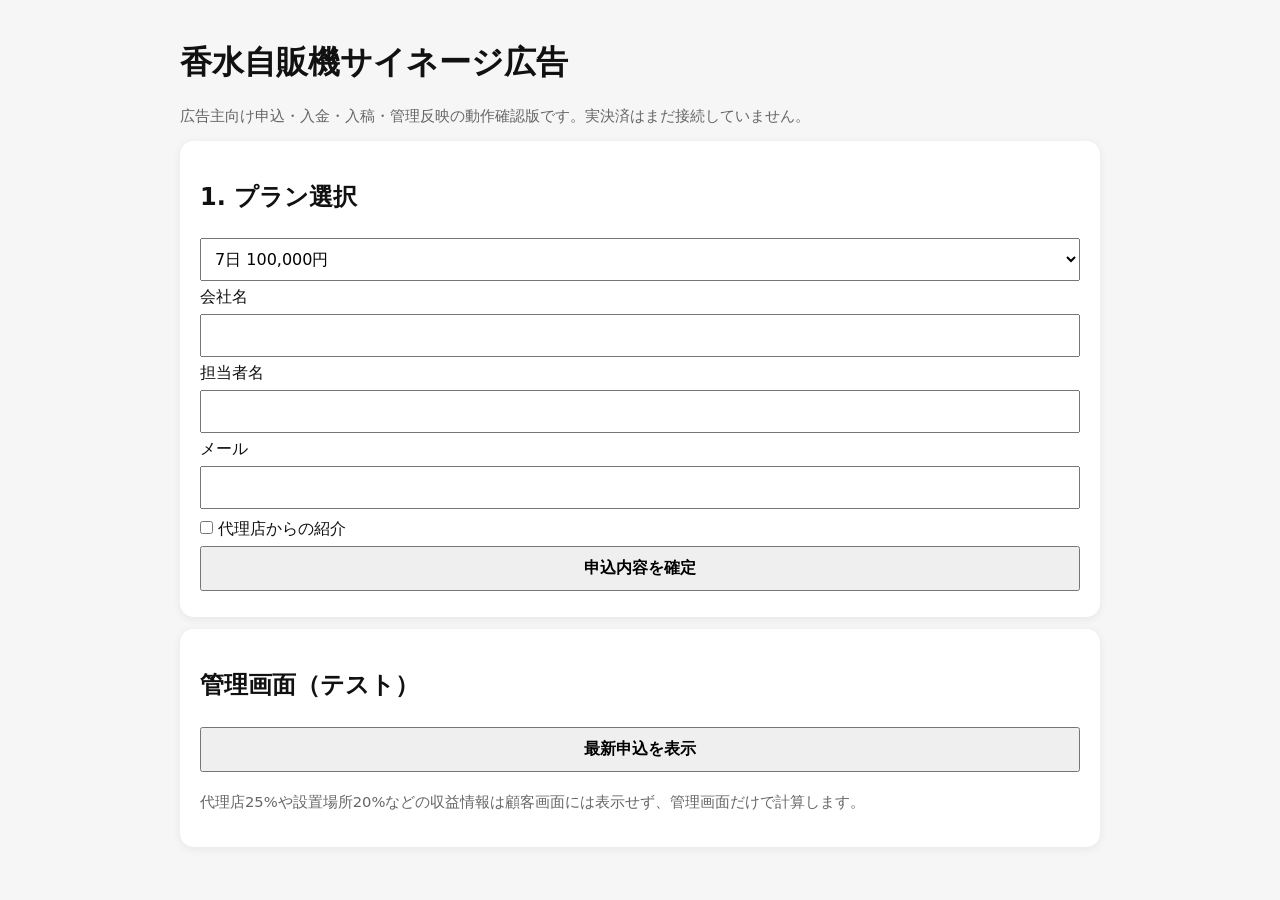
<file: advertiser-web-v1/index.html>
<!doctype html><html lang="ja"><head><meta charset="utf-8"><meta name="viewport" content="width=device-width,initial-scale=1"><title>香水自販機サイネージ｜広告申込</title><style>body{font-family:system-ui,-apple-system,sans-serif;max-width:920px;margin:auto;padding:20px;background:#f6f6f6;color:#111}.card{background:#fff;padding:20px;border-radius:14px;margin:12px 0;box-shadow:0 2px 10px #0001}button,input,select{font:inherit;padding:10px;margin:6px 0;width:100%;box-sizing:border-box}button{cursor:pointer;font-weight:700}.hidden{display:none}.ok{padding:10px;background:#eef9ee;border-radius:10px}.muted{color:#666;font-size:.92rem}table{width:100%;border-collapse:collapse}td,th{border-bottom:1px solid #ddd;padding:8px;text-align:left}</style></head><body><h1>香水自販機サイネージ広告</h1><p class="muted">広告主向け申込・入金・入稿・管理反映の動作確認版です。実決済はまだ接続していません。</p><div class="card"><h2>1. プラン選択</h2><select id="plan"><option value="7日|100000">7日 100,000円</option><option value="2週間|200000">2週間 200,000円</option><option value="1ヶ月|350000">1ヶ月 350,000円</option><option value="3ヶ月|945000">3ヶ月 945,000円</option><option value="6ヶ月|1785000">6ヶ月 1,785,000円</option><option value="12ヶ月|3360000">12ヶ月 3,360,000円</option></select><label>会社名<input id="company"></label><label>担当者名<input id="person"></label><label>メール<input id="email" type="email"></label><label><input id="agency" type="checkbox" style="width:auto"> 代理店からの紹介</label><button onclick="apply()">申込内容を確定</button></div><div id="payCard" class="card hidden"><h2>2. 入金確認</h2><p id="summary"></p><button onclick="paid()">テスト入金完了にする</button><p class="muted">本番では決済サービスのWebhookで自動反映する想定です。</p></div><div id="uploadCard" class="card hidden"><h2>3. 広告素材を入稿</h2><input id="asset" type="file" accept="video/mp4,image/*"><button onclick="upload()">入稿する</button></div><div id="statusCard" class="card hidden"><h2>4. ステータス</h2><div id="status" class="ok"></div></div><div class="card"><h2>管理画面（テスト）</h2><button onclick="renderAdmin()">最新申込を表示</button><div id="admin"></div><p class="muted">代理店25%や設置場所20%などの収益情報は顧客画面には表示せず、管理画面だけで計算します。</p></div><script>const KEY='perfume_advertiser_v1';let d=JSON.parse(localStorage.getItem(KEY)||'{}');function save(){localStorage.setItem(KEY,JSON.stringify(d))}function apply(){const [label,price]=plan.value.split('|');if(!company.value||!email.value)return alert('会社名とメールを入力してください');d={company:company.value,person:person.value,email:email.value,plan:label,price:+price,agency:agency.checked,status:'申込済み・入金待ち',created:new Date().toISOString()};save();summary.textContent=`${d.company} / ${d.plan} / ${d.price.toLocaleString()}円`;payCard.classList.remove('hidden');showStatus()}function paid(){d.status='入金済み・入稿待ち';d.paidAt=new Date().toISOString();save();uploadCard.classList.remove('hidden');showStatus()}function upload(){const f=asset.files[0];if(!f)return alert('ファイルを選択してください');d.asset={name:f.name,size:f.size,type:f.type};d.status='入稿済み・審査待ち';d.uploadedAt=new Date().toISOString();save();showStatus();renderAdmin()}function showStatus(){statusCard.classList.remove('hidden');status.textContent=d.status||'未申込'}function renderAdmin(){if(!d.company){admin.textContent='申込なし';return}const tax=Math.round(d.price*.1),gross=d.price+tax,card=Math.round(gross*.036),agencyFee=d.agency?Math.round(d.price*.25):0,location=Math.round((d.price-agencyFee)*.20),net=d.price-agencyFee-location-card;admin.innerHTML=`<table><tr><th>会社</th><td>${d.company}</td></tr><tr><th>プラン</th><td>${d.plan}</td></tr><tr><th>状態</th><td>${d.status}</td></tr><tr><th>税抜売上</th><td>${d.price.toLocaleString()}円</td></tr><tr><th>消費税</th><td>${tax.toLocaleString()}円</td></tr><tr><th>決済手数料(仮3.6%)</th><td>${card.toLocaleString()}円</td></tr><tr><th>代理店手数料25%</th><td>${agencyFee.toLocaleString()}円</td></tr><tr><th>設置場所20%</th><td>${location.toLocaleString()}円</td></tr><tr><th>概算当社残</th><td>${net.toLocaleString()}円</td></tr><tr><th>入稿</th><td>${d.asset?d.asset.name:'未入稿'}</td></tr></table>`}if(d.company){payCard.classList.remove('hidden');if(d.paidAt)uploadCard.classList.remove('hidden');showStatus()}</script></body></html>
</file>
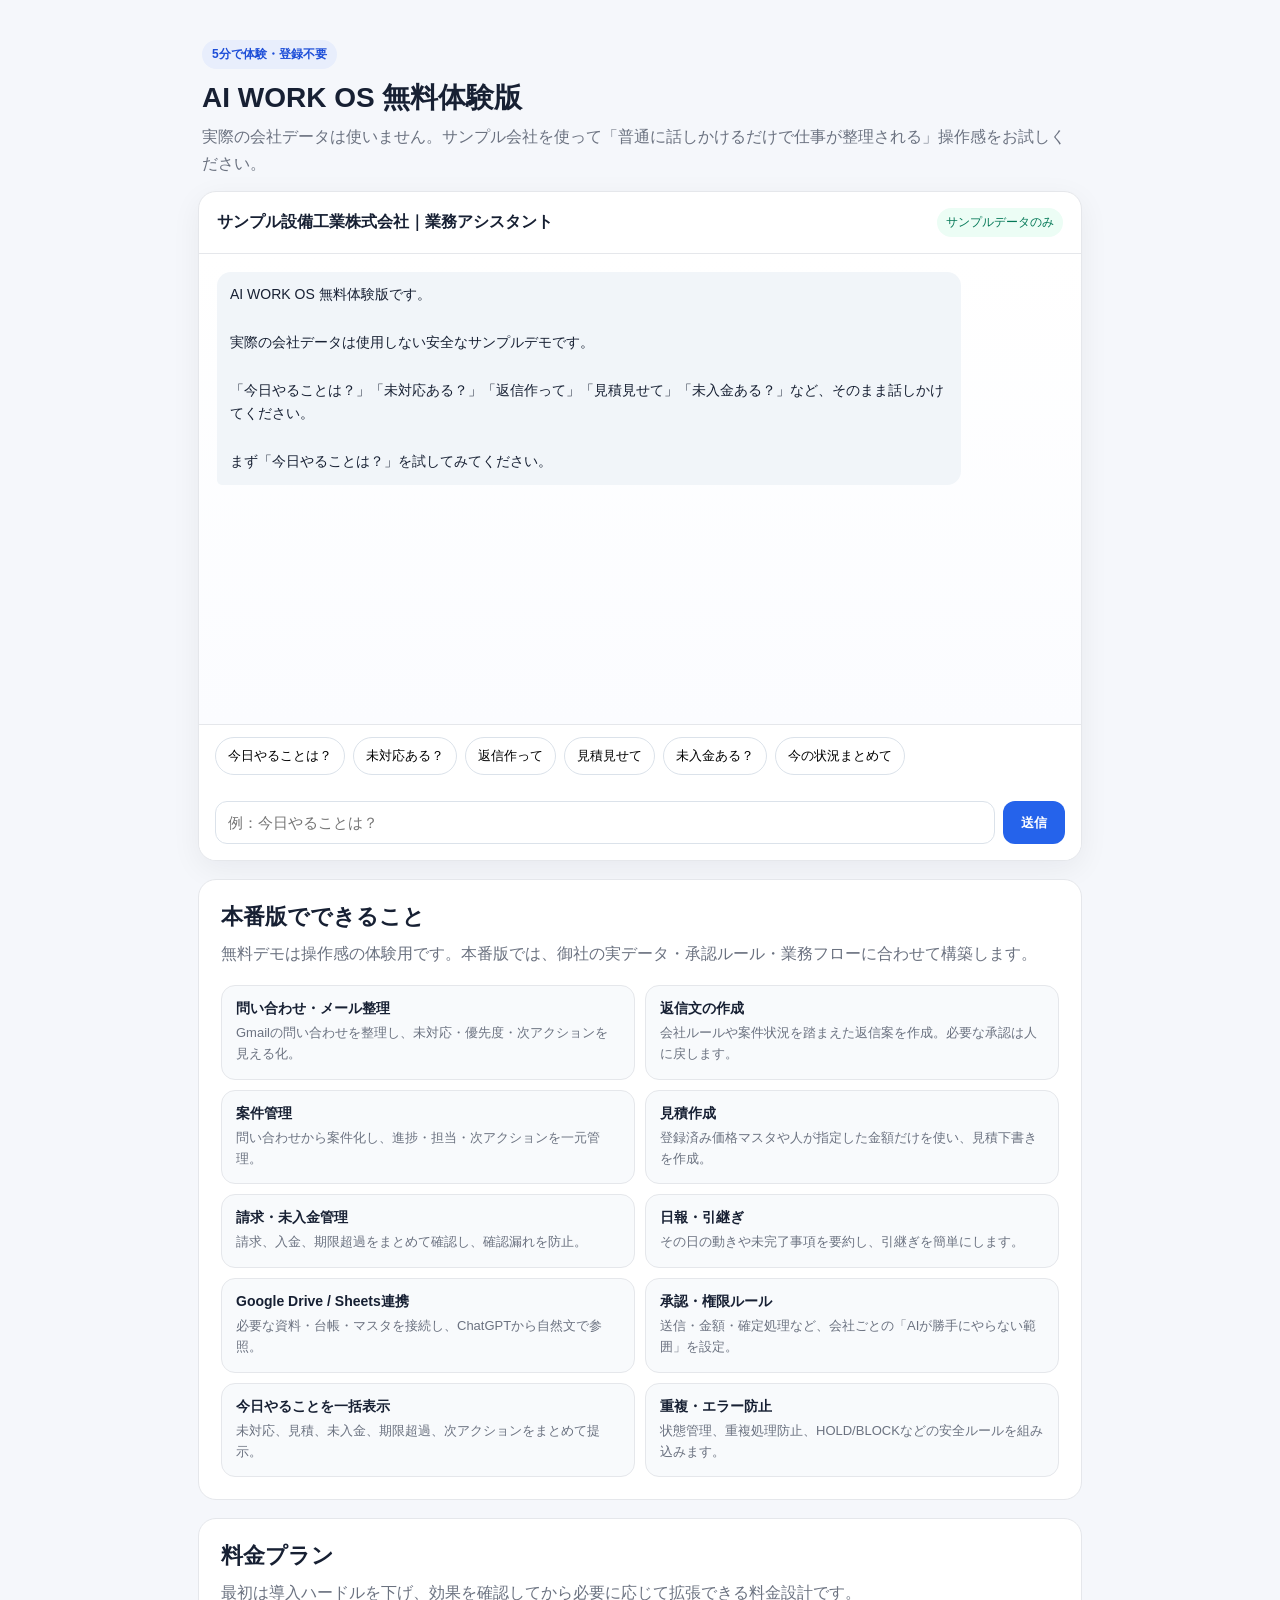
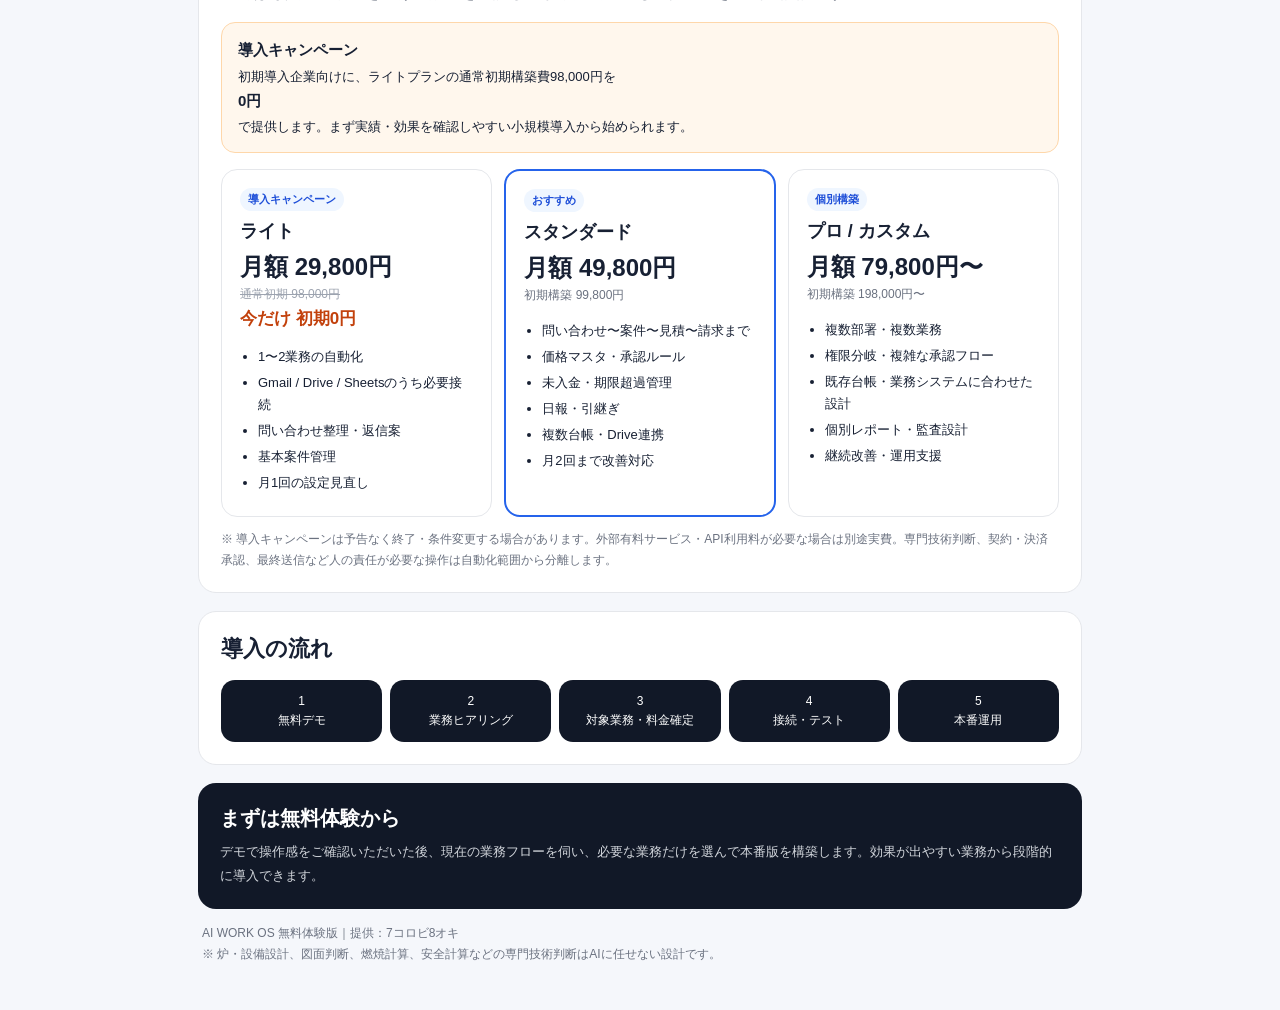
<file: ai-work-demo/index.html>
<!doctype html>
<html lang="ja">
<head>
<meta charset="utf-8" />
<meta name="viewport" content="width=device-width, initial-scale=1" />
<title>AI WORK OS 無料体験版</title>
<meta name="description" content="中小企業向けAI業務効率化システム AI WORK OS の5分無料体験版" />
<style>
:root{--bg:#f5f7fb;--card:#fff;--text:#172033;--muted:#6b7280;--line:#e5e7eb;--accent:#2563eb;--ok:#ecfdf5;--soft:#f8fafc;--warn:#fff7ed;--warnline:#fed7aa}*{box-sizing:border-box}body{margin:0;background:var(--bg);font-family:-apple-system,BlinkMacSystemFont,"Segoe UI","Noto Sans JP",sans-serif;color:var(--text)}.wrap{max-width:920px;margin:0 auto;padding:18px}.hero{padding:22px 4px 14px}.badge{display:inline-block;background:#e8eefc;color:#1d4ed8;border-radius:999px;padding:6px 10px;font-size:12px;font-weight:700}.hero h1{font-size:28px;margin:10px 0 6px}.hero p{color:var(--muted);line-height:1.7;margin:0}.card{background:var(--card);border:1px solid var(--line);border-radius:18px;box-shadow:0 8px 30px rgba(15,23,42,.06);overflow:hidden}.top{padding:16px 18px;border-bottom:1px solid var(--line);display:flex;justify-content:space-between;gap:12px;align-items:center}.status{font-size:12px;color:#047857;background:var(--ok);padding:6px 9px;border-radius:999px}.chat{height:470px;overflow:auto;padding:18px;background:linear-gradient(#fff,#fbfcff)}.msg{max-width:88%;margin:0 0 12px;padding:11px 13px;border-radius:14px;line-height:1.7;white-space:pre-wrap;font-size:14px}.bot{background:#f1f5f9;border-bottom-left-radius:5px}.user{background:#111827;color:#fff;margin-left:auto;border-bottom-right-radius:5px}.chips{display:flex;gap:8px;flex-wrap:wrap;padding:12px 16px;border-top:1px solid var(--line);background:#fff}.chips button{border:1px solid #dbe2ea;background:#fff;border-radius:999px;padding:9px 12px;font-size:13px}.input{display:flex;gap:8px;padding:14px 16px 16px;background:#fff}.input input{flex:1;border:1px solid #dbe2ea;border-radius:12px;padding:12px;font-size:15px}.input button{border:0;border-radius:12px;background:var(--accent);color:#fff;padding:0 18px;font-weight:700}.section{margin-top:18px;background:#fff;border:1px solid var(--line);border-radius:18px;padding:22px}.section h2{margin:0 0 8px;font-size:22px}.section>p{margin:0;color:var(--muted);line-height:1.8}.feature-grid{display:grid;grid-template-columns:repeat(2,minmax(0,1fr));gap:10px;margin-top:16px}.feature{background:var(--soft);border:1px solid var(--line);border-radius:14px;padding:14px}.feature strong{display:block;margin-bottom:5px;font-size:14px}.feature span{font-size:13px;color:var(--muted);line-height:1.6}.campaign{margin-top:14px;padding:14px 16px;border:1px solid var(--warnline);background:var(--warn);border-radius:14px;font-size:13px;line-height:1.7}.campaign strong{display:block;font-size:15px;margin-bottom:3px}.plans{display:grid;grid-template-columns:repeat(3,minmax(0,1fr));gap:12px;margin-top:16px}.plan{border:1px solid var(--line);border-radius:16px;padding:18px;background:#fff}.plan.reco{border:2px solid #2563eb}.plan .tag{display:inline-block;font-size:11px;font-weight:700;background:#eff6ff;color:#1d4ed8;border-radius:999px;padding:4px 8px;margin-bottom:8px}.plan h3{margin:0 0 4px;font-size:18px}.price{font-size:24px;font-weight:800;margin:8px 0 2px}.setup{font-size:12px;color:var(--muted);line-height:1.6}.old{text-decoration:line-through;color:#9ca3af}.free{font-size:17px;font-weight:800;color:#c2410c}.plan ul{padding-left:18px;margin:14px 0 0}.plan li{font-size:13px;line-height:1.7;margin:4px 0}.note{margin-top:12px;font-size:12px;color:var(--muted);line-height:1.7}.flow{display:grid;grid-template-columns:repeat(5,1fr);gap:8px;margin-top:16px}.step{background:#111827;color:#fff;border-radius:14px;padding:12px;font-size:12px;line-height:1.6;text-align:center}.cta{margin-top:18px;background:#111827;color:#fff;border-radius:18px;padding:22px}.cta h2{font-size:20px;margin:0 0 8px}.cta p{font-size:13px;color:#d1d5db;margin:0;line-height:1.8}.foot{font-size:12px;color:var(--muted);line-height:1.7;padding:14px 4px 28px}@media(max-width:760px){.wrap{padding:12px}.hero h1{font-size:22px}.chat{height:430px}.msg{max-width:94%}.top{align-items:flex-start;flex-direction:column}.input button{padding:0 14px}.feature-grid,.plans,.flow{grid-template-columns:1fr}.section{padding:18px}}
</style>
</head>
<body>
<div class="wrap">
<section class="hero"><span class="badge">5分で体験・登録不要</span><h1>AI WORK OS 無料体験版</h1><p>実際の会社データは使いません。サンプル会社を使って「普通に話しかけるだけで仕事が整理される」操作感をお試しください。</p></section>
<div class="card"><div class="top"><strong>サンプル設備工業株式会社｜業務アシスタント</strong><span class="status">サンプルデータのみ</span></div><div id="chat" class="chat"></div><div class="chips"><button data-q="今日やることは？">今日やることは？</button><button data-q="未対応ある？">未対応ある？</button><button data-q="返信作って">返信作って</button><button data-q="見積見せて">見積見せて</button><button data-q="未入金ある？">未入金ある？</button><button data-q="今の状況まとめて">今の状況まとめて</button></div><div class="input"><input id="q" placeholder="例：今日やることは？" autocomplete="off"/><button id="send">送信</button></div></div>
<section class="section"><h2>本番版でできること</h2><p>無料デモは操作感の体験用です。本番版では、御社の実データ・承認ルール・業務フローに合わせて構築します。</p><div class="feature-grid"><div class="feature"><strong>問い合わせ・メール整理</strong><span>Gmailの問い合わせを整理し、未対応・優先度・次アクションを見える化。</span></div><div class="feature"><strong>返信文の作成</strong><span>会社ルールや案件状況を踏まえた返信案を作成。必要な承認は人に戻します。</span></div><div class="feature"><strong>案件管理</strong><span>問い合わせから案件化し、進捗・担当・次アクションを一元管理。</span></div><div class="feature"><strong>見積作成</strong><span>登録済み価格マスタや人が指定した金額だけを使い、見積下書きを作成。</span></div><div class="feature"><strong>請求・未入金管理</strong><span>請求、入金、期限超過をまとめて確認し、確認漏れを防止。</span></div><div class="feature"><strong>日報・引継ぎ</strong><span>その日の動きや未完了事項を要約し、引継ぎを簡単にします。</span></div><div class="feature"><strong>Google Drive / Sheets連携</strong><span>必要な資料・台帳・マスタを接続し、ChatGPTから自然文で参照。</span></div><div class="feature"><strong>承認・権限ルール</strong><span>送信・金額・確定処理など、会社ごとの「AIが勝手にやらない範囲」を設定。</span></div><div class="feature"><strong>今日やることを一括表示</strong><span>未対応、見積、未入金、期限超過、次アクションをまとめて提示。</span></div><div class="feature"><strong>重複・エラー防止</strong><span>状態管理、重複処理防止、HOLD/BLOCKなどの安全ルールを組み込みます。</span></div></div></section>
<section class="section"><h2>料金プラン</h2><p>最初は導入ハードルを下げ、効果を確認してから必要に応じて拡張できる料金設計です。</p><div class="campaign"><strong>導入キャンペーン</strong>初期導入企業向けに、ライトプランの通常初期構築費98,000円を<strong>0円</strong>で提供します。まず実績・効果を確認しやすい小規模導入から始められます。</div><div class="plans"><div class="plan"><span class="tag">導入キャンペーン</span><h3>ライト</h3><div class="price">月額 29,800円</div><div class="setup"><span class="old">通常初期 98,000円</span><br><span class="free">今だけ 初期0円</span></div><ul><li>1〜2業務の自動化</li><li>Gmail / Drive / Sheetsのうち必要接続</li><li>問い合わせ整理・返信案</li><li>基本案件管理</li><li>月1回の設定見直し</li></ul></div><div class="plan reco"><span class="tag">おすすめ</span><h3>スタンダード</h3><div class="price">月額 49,800円</div><div class="setup">初期構築 99,800円</div><ul><li>問い合わせ〜案件〜見積〜請求まで</li><li>価格マスタ・承認ルール</li><li>未入金・期限超過管理</li><li>日報・引継ぎ</li><li>複数台帳・Drive連携</li><li>月2回まで改善対応</li></ul></div><div class="plan"><span class="tag">個別構築</span><h3>プロ / カスタム</h3><div class="price">月額 79,800円〜</div><div class="setup">初期構築 198,000円〜</div><ul><li>複数部署・複数業務</li><li>権限分岐・複雑な承認フロー</li><li>既存台帳・業務システムに合わせた設計</li><li>個別レポート・監査設計</li><li>継続改善・運用支援</li></ul></div></div><div class="note">※ 導入キャンペーンは予告なく終了・条件変更する場合があります。外部有料サービス・API利用料が必要な場合は別途実費。専門技術判断、契約・決済承認、最終送信など人の責任が必要な操作は自動化範囲から分離します。</div></section>
<section class="section"><h2>導入の流れ</h2><div class="flow"><div class="step">1<br>無料デモ</div><div class="step">2<br>業務ヒアリング</div><div class="step">3<br>対象業務・料金確定</div><div class="step">4<br>接続・テスト</div><div class="step">5<br>本番運用</div></div></section>
<div class="cta"><h2>まずは無料体験から</h2><p>デモで操作感をご確認いただいた後、現在の業務フローを伺い、必要な業務だけを選んで本番版を構築します。効果が出やすい業務から段階的に導入できます。</p></div><div class="foot">AI WORK OS 無料体験版｜提供：7コロビ8オキ<br>※ 炉・設備設計、図面判断、燃焼計算、安全計算などの専門技術判断はAIに任せない設計です。</div></div>
<script>
const chat=document.getElementById('chat'),q=document.getElementById('q');function add(text,who='bot'){const d=document.createElement('div');d.className='msg '+who;d.textContent=text;chat.appendChild(d);chat.scrollTop=chat.scrollHeight}add(`AI WORK OS 無料体験版です。\n\n実際の会社データは使用しない安全なサンプルデモです。\n\n「今日やることは？」「未対応ある？」「返信作って」「見積見せて」「未入金ある？」など、そのまま話しかけてください。\n\nまず「今日やることは？」を試してみてください。`);function answer(s){const t=s.trim();if(!t)return;if(/今日|やること|タスク/.test(t))return `今日の優先事項は3つです。\n\n1. 山田商事株式会社へ、空調設備更新の現地確認日程について返信\n2. CASE-DEMO-001の見積条件を確認\n3. 期限超過している110,000円の未入金を確認\n\n最優先は「山田商事株式会社への返信」です。返信案も作れます。`;if(/未対応|問い合わせ/.test(t)&&!/返信/.test(t))return `未対応は1件です。\n\n顧客：山田商事株式会社／山田様\n内容：店舗の空調設備更新について、現地確認と概算見積を相談したい\n希望：来週中に打ち合わせ\n\n次のアクション：現地確認候補日の確認と返信案作成。`;if(/返信/.test(t))return `返信案を作成しました。\n\n山田商事株式会社\n山田様\n\nお問い合わせありがとうございます。\n店舗の空調設備更新について、現地確認および概算見積のご相談を承りました。\n\n来週中のお打ち合わせをご希望とのことですので、社内で日程を確認のうえ改めて候補日をご連絡いたします。\n\nどうぞよろしくお願いいたします。\n\n※ 日程・価格など未確定事項は確約していません。送信前に担当者確認が必要です。`;if(/案件化/.test(t))return `案件として整理しました。\n\n案件ID：CASE-DEMO-001\n顧客：山田商事株式会社\n案件：店舗空調設備更新\n状態：見積条件確認中\n\n次のアクション\n・現地確認日程の調整\n・必要条件の確認\n・見積作成`;if(/見積/.test(t))return `見積下書きは1件です。\n\n見積ID：Q-DEMO-001\n商品：デモ設備部品\n数量：2\n単価：50,000円\n税抜：100,000円\n消費税：10,000円\n税込：110,000円\n状態：下書き\n\n登録済みの金額だけを表示しています。`;if(/未入金|入金|期限/.test(t))return `未入金は1件、合計110,000円です。\n\n請求ID：INV-DEMO-001\n金額：110,000円\n支払期限：2026年8月31日\n状態：未入金・期限超過\n\n優先対応：入金状況の確認。`;if(/状況|まとめ|全体/.test(t))return `現在の状況です。\n\n未対応問い合わせ：1件\n見積下書き：1件（110,000円）\n未入金：1件（110,000円）\n期限超過：1件\n受注案件：0件\n\n最優先：山田商事株式会社への返信 → 見積条件確認 → 未入金確認。`;return `この無料体験版では、次の操作を試せます。\n\n・今日やることは？\n・未対応ある？\n・返信作って\n・この問い合わせを案件化して\n・見積見せて\n・未入金ある？\n・今の状況まとめて\n\n本番版では御社のGmail・Drive・案件・見積・請求データ等と接続して同じ操作を行います。`}function send(v){const s=(v??q.value).trim();if(!s)return;add(s,'user');q.value='';setTimeout(()=>add(answer(s)),180)}document.getElementById('send').onclick=()=>send();q.addEventListener('keydown',e=>{if(e.key==='Enter')send()});document.querySelectorAll('[data-q]').forEach(b=>b.onclick=()=>send(b.dataset.q));
</script>
</body>
</html>
</file>
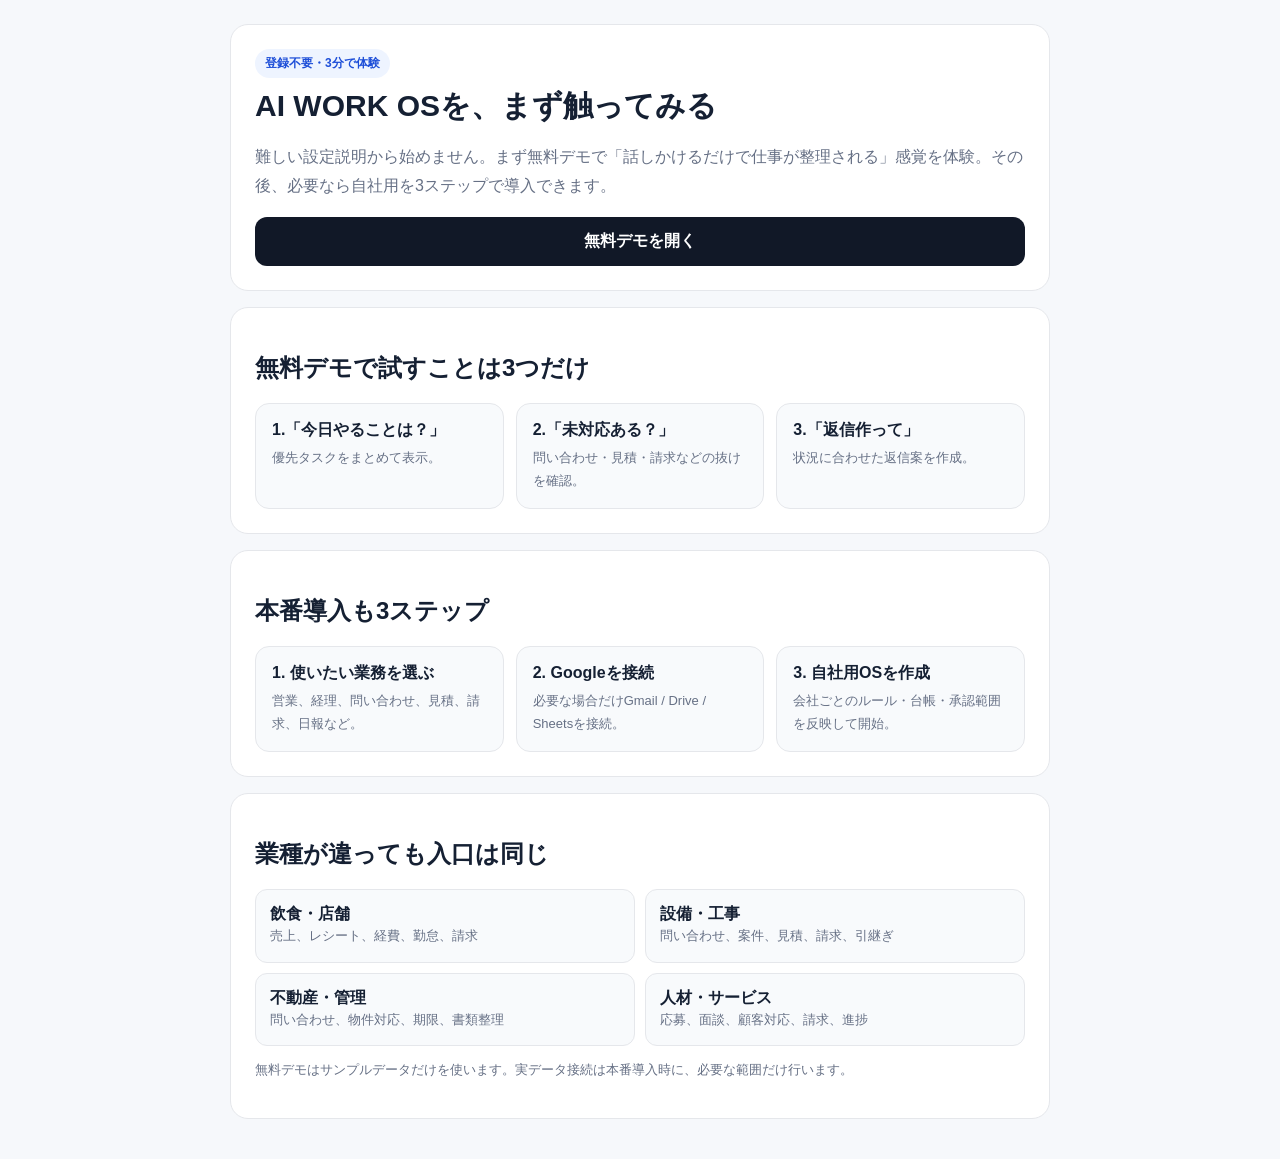
<file: ai-work-start/index.html>
<!doctype html><html lang="ja"><head><meta charset="utf-8"><meta name="viewport" content="width=device-width,initial-scale=1"><title>AI WORK OS｜3分無料体験</title><style>body{font-family:-apple-system,BlinkMacSystemFont,"Segoe UI","Noto Sans JP",sans-serif;margin:0;background:#f6f8fb;color:#152033}.wrap{max-width:820px;margin:auto;padding:24px}.hero,.card{background:#fff;border:1px solid #e5e7eb;border-radius:18px;padding:24px;margin-bottom:16px}.hero h1{margin:8px 0;font-size:30px}.muted{color:#667085;line-height:1.8}.badge{display:inline-block;background:#eef4ff;color:#1d4ed8;padding:6px 10px;border-radius:999px;font-weight:700;font-size:12px}.steps{display:grid;grid-template-columns:repeat(3,1fr);gap:12px}.step{background:#f8fafc;border:1px solid #e5e7eb;border-radius:14px;padding:16px}.step b{display:block;margin-bottom:6px}.cta{display:block;text-align:center;text-decoration:none;background:#111827;color:#fff;border-radius:12px;padding:14px;font-weight:700;margin-top:16px}.mini{font-size:13px;color:#667085;line-height:1.7}.use{display:grid;grid-template-columns:repeat(2,1fr);gap:10px}.use div{background:#f8fafc;border:1px solid #e5e7eb;border-radius:12px;padding:14px}@media(max-width:700px){.steps,.use{grid-template-columns:1fr}.hero h1{font-size:24px}}</style></head><body><div class="wrap"><section class="hero"><span class="badge">登録不要・3分で体験</span><h1>AI WORK OSを、まず触ってみる</h1><p class="muted">難しい設定説明から始めません。まず無料デモで「話しかけるだけで仕事が整理される」感覚を体験。その後、必要なら自社用を3ステップで導入できます。</p><a class="cta" href="../ai-work-demo/">無料デモを開く</a></section><section class="card"><h2>無料デモで試すことは3つだけ</h2><div class="steps"><div class="step"><b>1.「今日やることは？」</b><span class="mini">優先タスクをまとめて表示。</span></div><div class="step"><b>2.「未対応ある？」</b><span class="mini">問い合わせ・見積・請求などの抜けを確認。</span></div><div class="step"><b>3.「返信作って」</b><span class="mini">状況に合わせた返信案を作成。</span></div></div></section><section class="card"><h2>本番導入も3ステップ</h2><div class="steps"><div class="step"><b>1. 使いたい業務を選ぶ</b><span class="mini">営業、経理、問い合わせ、見積、請求、日報など。</span></div><div class="step"><b>2. Googleを接続</b><span class="mini">必要な場合だけGmail / Drive / Sheetsを接続。</span></div><div class="step"><b>3. 自社用OSを作成</b><span class="mini">会社ごとのルール・台帳・承認範囲を反映して開始。</span></div></div></section><section class="card"><h2>業種が違っても入口は同じ</h2><div class="use"><div><b>飲食・店舗</b><br><span class="mini">売上、レシート、経費、勤怠、請求</span></div><div><b>設備・工事</b><br><span class="mini">問い合わせ、案件、見積、請求、引継ぎ</span></div><div><b>不動産・管理</b><br><span class="mini">問い合わせ、物件対応、期限、書類整理</span></div><div><b>人材・サービス</b><br><span class="mini">応募、面談、顧客対応、請求、進捗</span></div></div><p class="mini">無料デモはサンプルデータだけを使います。実データ接続は本番導入時に、必要な範囲だけ行います。</p></section></div></body></html>
</file>
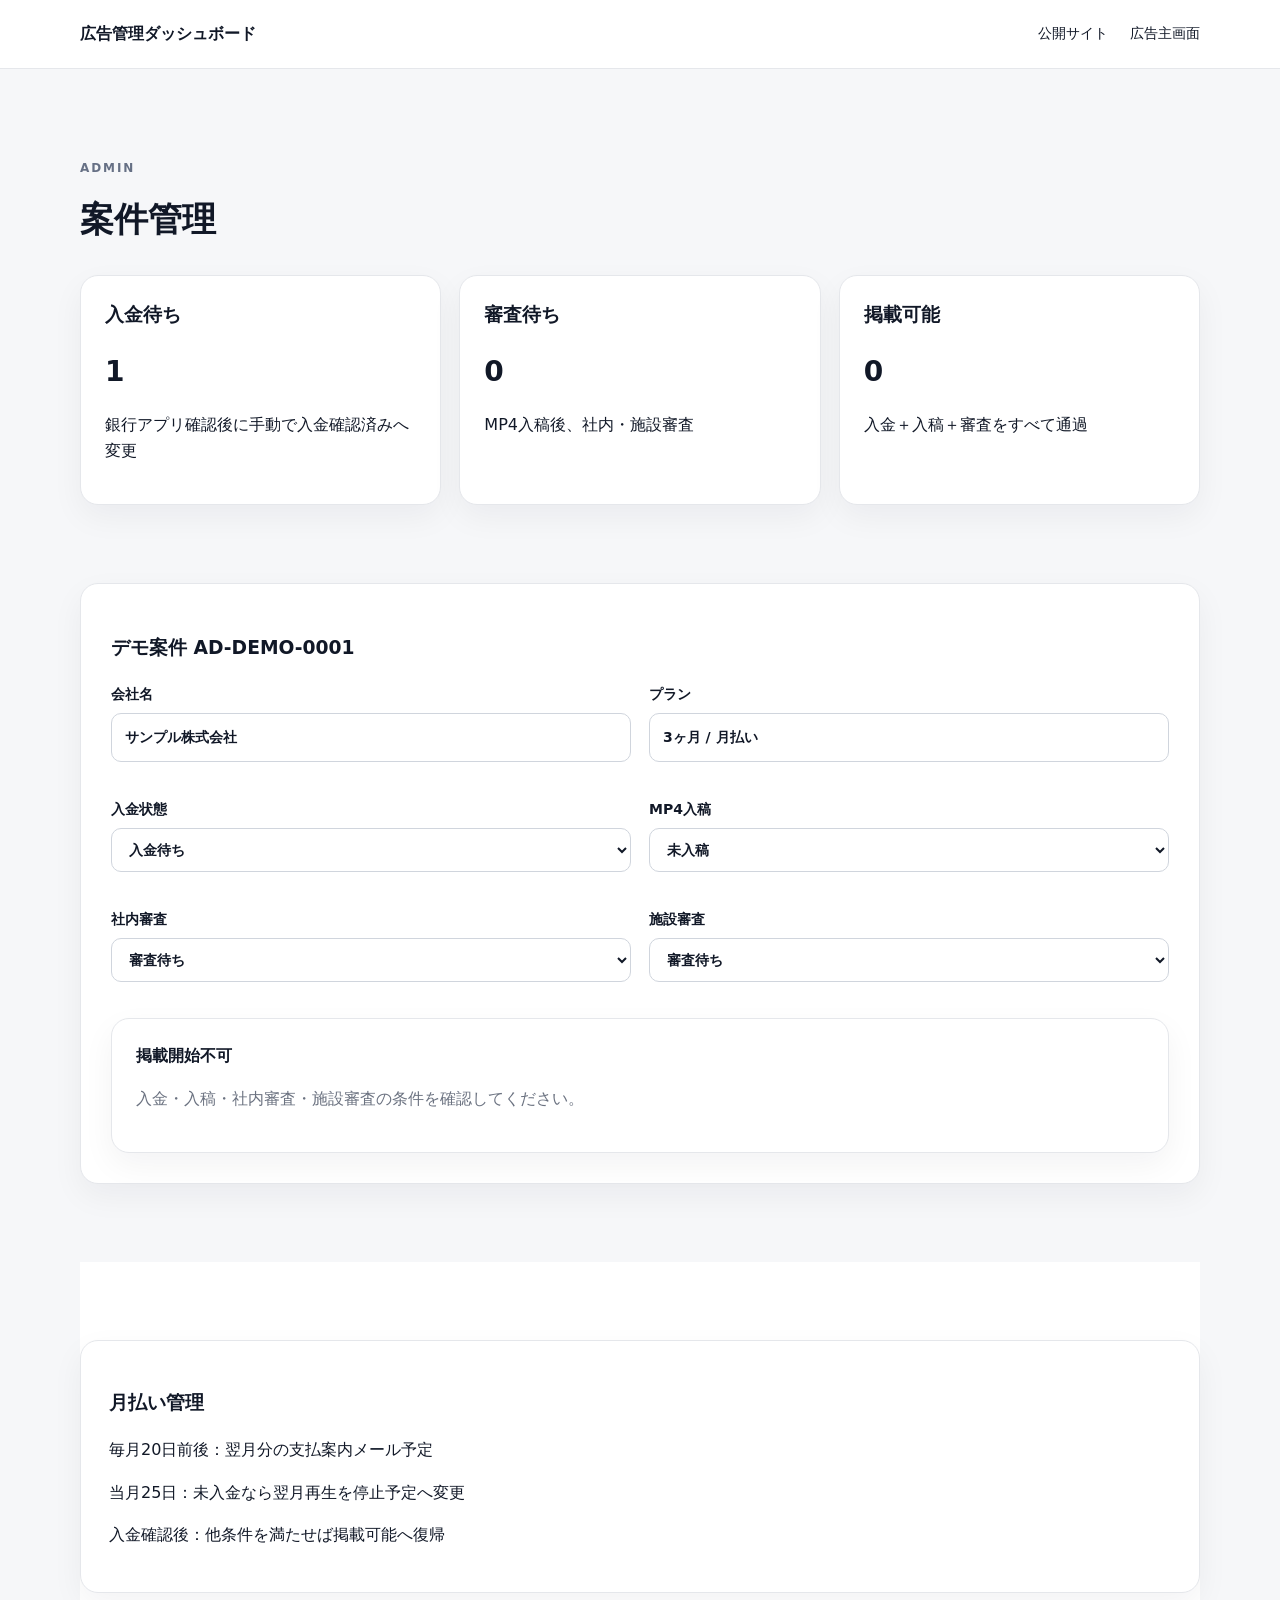
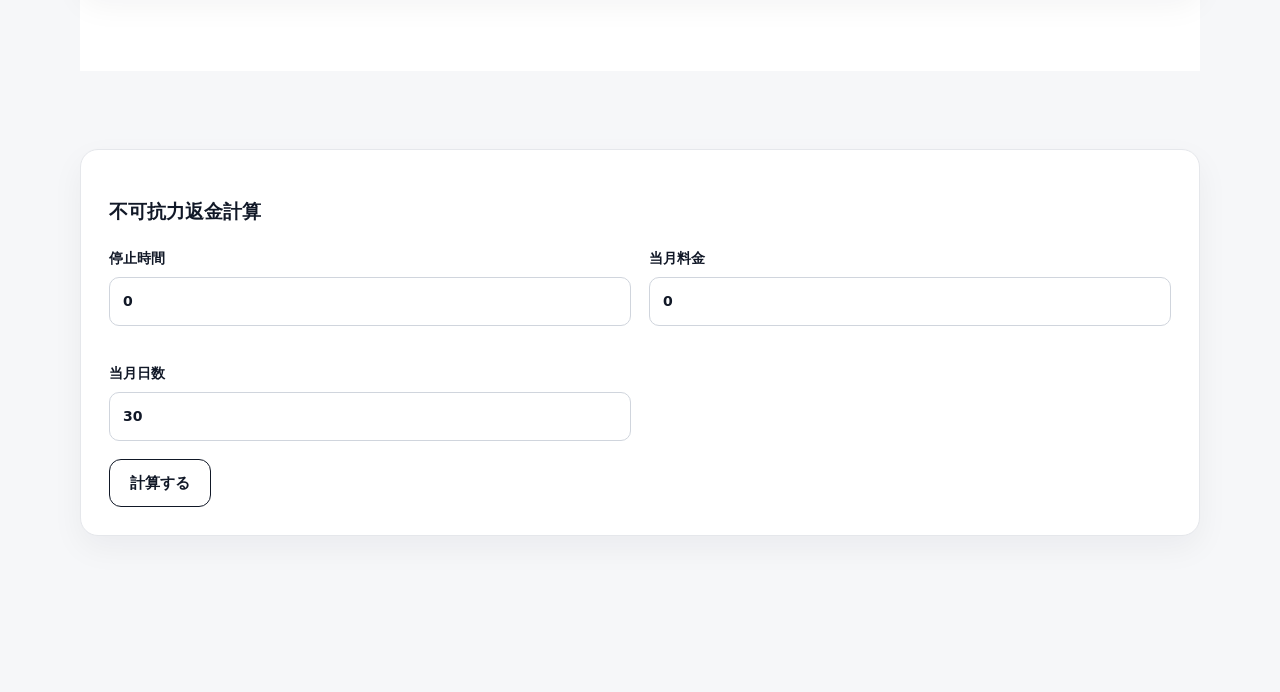
<file: advertiser-web-v1/admin.html>
<!doctype html>
<html lang="ja">
<head><meta charset="utf-8"><meta name="viewport" content="width=device-width,initial-scale=1"><title>広告管理ダッシュボード</title><link rel="stylesheet" href="./styles.css"></head>
<body>
<header class="site-header"><div class="wrap header-inner"><div class="brand">広告管理ダッシュボード</div><nav><a href="./index.html">公開サイト</a><a href="./portal.html">広告主画面</a></nav></div></header>
<main class="section"><div class="wrap">
<p class="eyebrow">ADMIN</p><h2>案件管理</h2>
<div class="cards plans">
<article class="card"><h3>入金待ち</h3><div class="plan-price" id="waitingCount">1</div><p>銀行アプリ確認後に手動で入金確認済みへ変更</p></article>
<article class="card"><h3>審査待ち</h3><div class="plan-price" id="reviewCount">0</div><p>MP4入稿後、社内・施設審査</p></article>
<article class="card"><h3>掲載可能</h3><div class="plan-price" id="playableCount">0</div><p>入金＋入稿＋審査をすべて通過</p></article>
</div>
<section class="section"><div class="form-card">
<h3>デモ案件 AD-DEMO-0001</h3><div class="grid2">
<label>会社名<input value="サンプル株式会社" readonly></label>
<label>プラン<input value="3ヶ月 / 月払い" readonly></label>
<label>入金状態<select id="payment"><option value="WAITING">入金待ち</option><option value="CONFIRMED">入金確認済み</option><option value="OVERDUE">期限超過</option></select></label>
<label>MP4入稿<select id="submission"><option value="WAITING">未入稿</option><option value="ACCEPTED">入稿済み</option></select></label>
<label>社内審査<select id="internalReview"><option value="WAITING">審査待ち</option><option value="APPROVED">承認</option><option value="REJECTED">修正依頼</option></select></label>
<label>施設審査<select id="venueReview"><option value="WAITING">審査待ち</option><option value="APPROVED">承認</option><option value="NOT_REQUIRED">不要</option><option value="REJECTED">掲載不可</option></select></label>
</div>
<div id="gateResult" class="result"><b>掲載開始不可</b><p class="note">必要条件をすべて満たすと「掲載可能」になります。</p></div>
</div></section>
<section class="section alt"><div class="notice"><h3>月払い管理</h3><p>毎月20日前後：翌月分の支払案内メール予定</p><p>当月25日：未入金なら翌月再生を停止予定へ変更</p><p>入金確認後：他条件を満たせば掲載可能へ復帰</p></div></section>
<section class="section"><div class="notice"><h3>不可抗力返金計算</h3><div class="grid2"><label>停止時間<input id="stopHours" type="number" min="0" value="0"></label><label>当月料金<input id="monthlyFee" type="number" min="0" value="0"></label><label>当月日数<input id="daysInMonth" type="number" min="28" max="31" value="30"></label></div><button class="btn secondary" id="calcRefund">計算する</button><div id="refundResult" class="result hidden"></div></div></section>
</div></main>
<script src="./admin.js"></script></body></html>
</file>
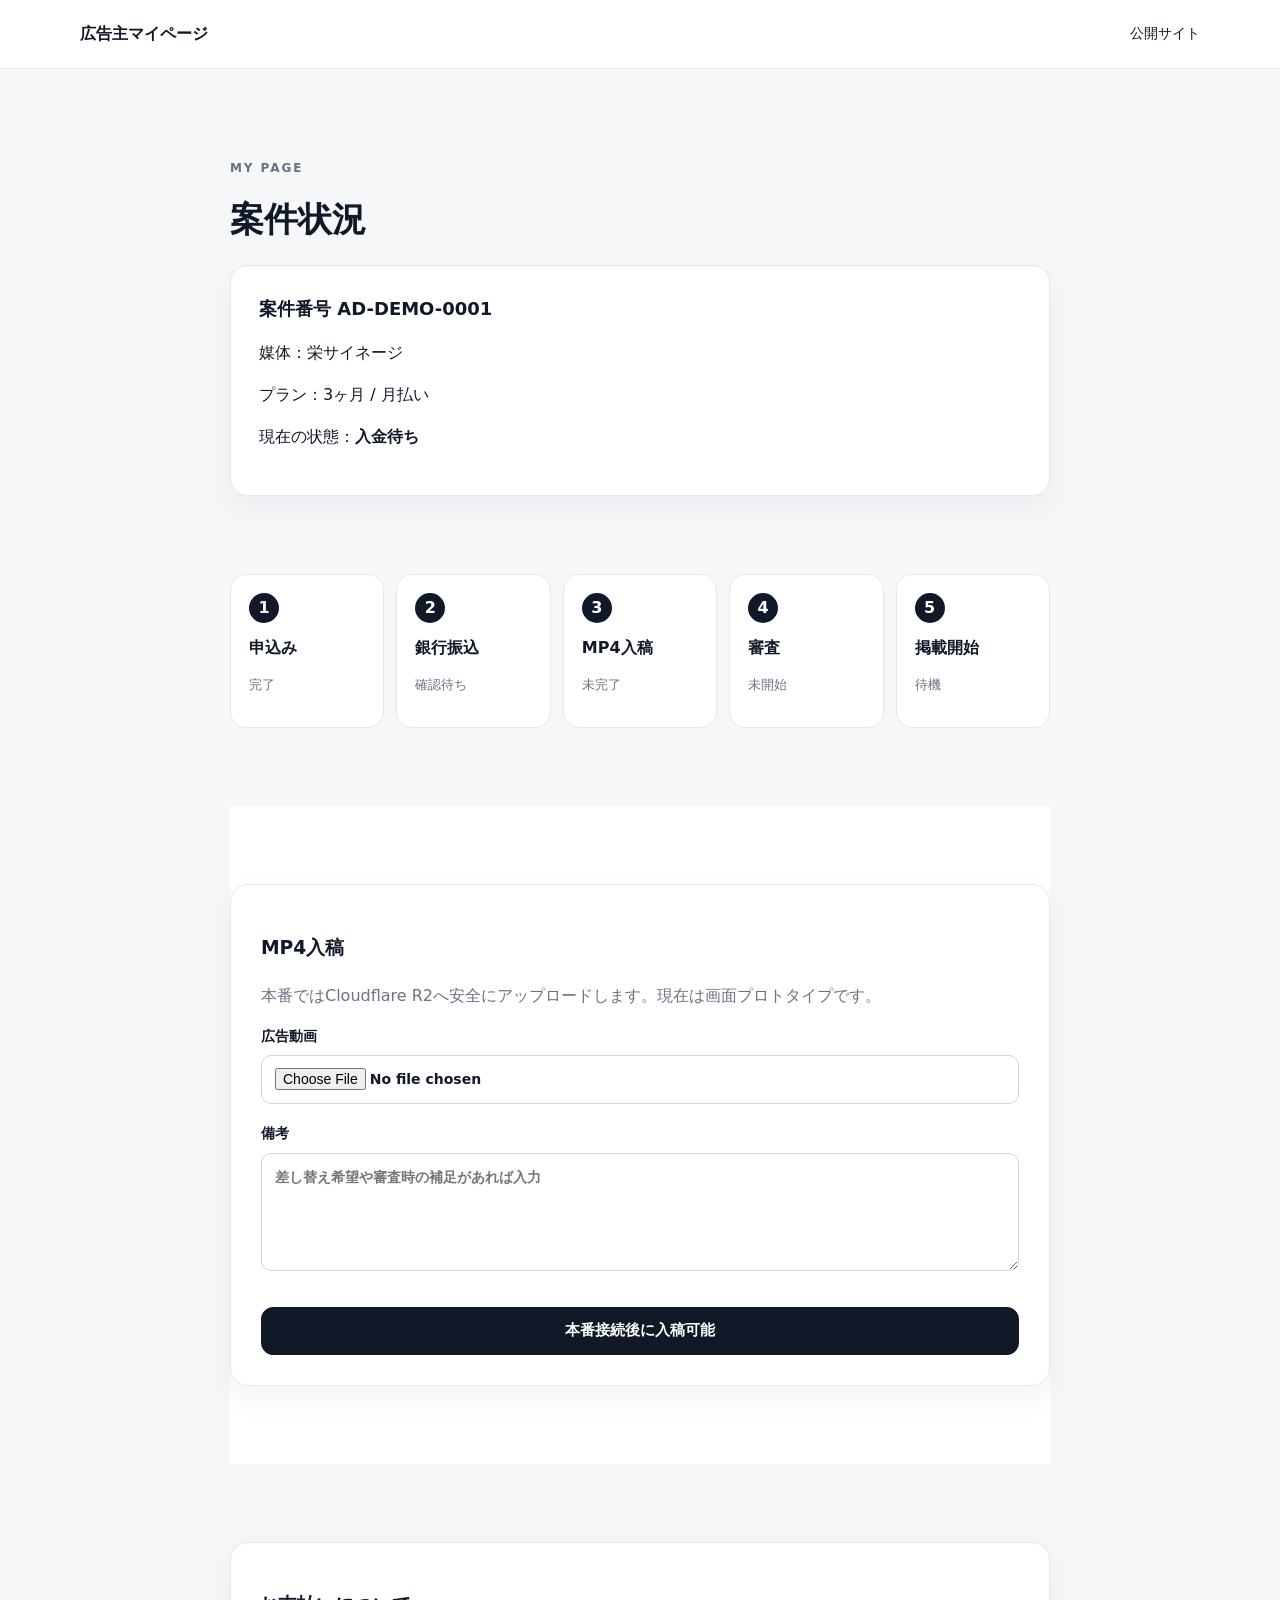
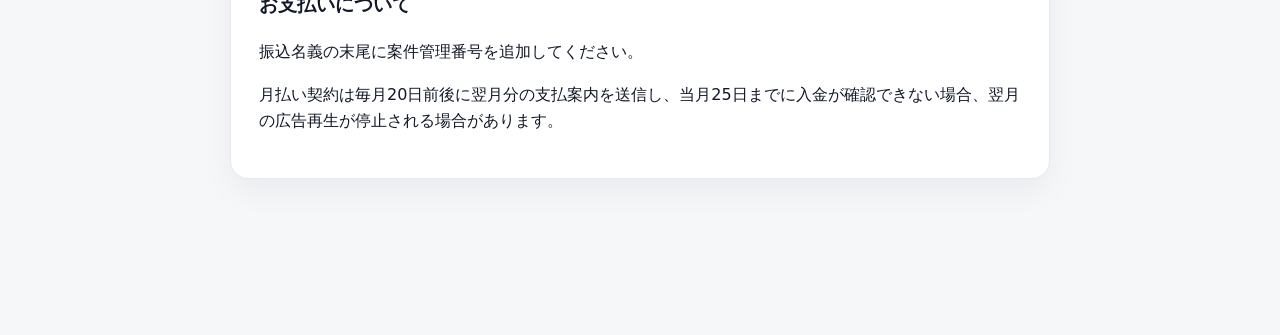
<file: advertiser-web-v1/portal.html>
<!doctype html>
<html lang="ja">
<head><meta charset="utf-8"><meta name="viewport" content="width=device-width,initial-scale=1"><title>広告主マイページ</title><link rel="stylesheet" href="./styles.css"></head>
<body>
<header class="site-header"><div class="wrap header-inner"><div class="brand">広告主マイページ</div><nav><a href="./index.html">公開サイト</a></nav></div></header>
<main class="section"><div class="wrap narrow">
<p class="eyebrow">MY PAGE</p><h2>案件状況</h2>
<div class="status-card"><div class="status-title">案件番号 AD-DEMO-0001</div><p>媒体：栄サイネージ</p><p>プラン：3ヶ月 / 月払い</p><p>現在の状態：<b>入金待ち</b></p></div>
<section class="section"><div class="steps"><div><span>1</span><b>申込み</b><p>完了</p></div><div><span>2</span><b>銀行振込</b><p>確認待ち</p></div><div><span>3</span><b>MP4入稿</b><p>未完了</p></div><div><span>4</span><b>審査</b><p>未開始</p></div><div><span>5</span><b>掲載開始</b><p>待機</p></div></div></section>
<section class="section alt"><div class="form-card"><h3>MP4入稿</h3><p class="muted">本番ではCloudflare R2へ安全にアップロードします。現在は画面プロトタイプです。</p><label>広告動画<input type="file" accept="video/mp4"></label><label>備考<textarea rows="4" placeholder="差し替え希望や審査時の補足があれば入力"></textarea></label><button class="btn primary full" type="button" disabled>本番接続後に入稿可能</button></div></section>
<section class="section"><div class="notice"><h3>お支払いについて</h3><p>振込名義の末尾に案件管理番号を追加してください。</p><p>月払い契約は毎月20日前後に翌月分の支払案内を送信し、当月25日までに入金が確認できない場合、翌月の広告再生が停止される場合があります。</p></div></section>
</div></main></body></html>
</file>
<file: advertiser-web-v1/styles.css>
:root{--bg:#f6f7f9;--surface:#fff;--text:#111827;--muted:#6b7280;--line:#e5e7eb;--accent:#111827;--soft:#eef1f5;--radius:18px}*{box-sizing:border-box}html{scroll-behavior:smooth}body{margin:0;font-family:Inter,"Noto Sans JP",system-ui,-apple-system,BlinkMacSystemFont,"Segoe UI",sans-serif;color:var(--text);background:var(--bg);line-height:1.65}.wrap{width:min(1120px,calc(100% - 40px));margin:auto}.narrow{width:min(820px,calc(100% - 40px))}.site-header{position:sticky;top:0;background:rgba(255,255,255,.92);backdrop-filter:blur(12px);border-bottom:1px solid var(--line);z-index:10}.header-inner{display:flex;align-items:center;justify-content:space-between;min-height:68px}.brand{font-weight:800}.site-header nav{display:flex;gap:22px}.site-header a{text-decoration:none;color:var(--text);font-size:14px}.hero{background:linear-gradient(180deg,#fff,#f2f4f7);padding:92px 0 80px}.hero-grid{display:grid;grid-template-columns:1.4fr .7fr;gap:56px;align-items:center}.eyebrow{font-size:12px;font-weight:800;letter-spacing:.16em;color:#667085}.hero h1{font-size:clamp(36px,5vw,62px);line-height:1.18;margin:12px 0 22px;letter-spacing:-.03em}.lead{font-size:18px;color:var(--muted);max-width:720px}.actions{display:flex;gap:12px;margin-top:30px;flex-wrap:wrap}.btn{display:inline-flex;justify-content:center;align-items:center;min-height:48px;padding:0 20px;border-radius:12px;text-decoration:none;font-weight:700;border:1px solid var(--accent);cursor:pointer;font-size:15px}.btn.primary{background:var(--accent);color:white}.btn.secondary{background:white;color:var(--accent)}.btn.full{width:100%;margin-top:18px}.status-card,.card,.form-card,.notice,.result{background:var(--surface);border:1px solid var(--line);border-radius:var(--radius);box-shadow:0 12px 32px rgba(17,24,39,.05)}.status-card{padding:28px}.status-title{font-weight:800;font-size:18px}.status-card ul{padding-left:20px}.note,.muted{color:var(--muted)}.section{padding:78px 0}.section.alt{background:#fff}.section h2{font-size:34px;margin:8px 0 18px}.cards{display:grid;gap:18px}.cards.two{grid-template-columns:repeat(2,1fr)}.cards.plans{grid-template-columns:repeat(3,1fr);margin-top:28px}.card{padding:24px}.card h3{margin-top:0}.tag{display:inline-block;background:var(--soft);padding:6px 10px;border-radius:999px;font-size:12px;font-weight:700}.plan-price{font-size:28px;font-weight:800;margin:10px 0}.form-card{padding:30px}.grid2{display:grid;grid-template-columns:repeat(2,1fr);gap:18px}label{display:flex;flex-direction:column;gap:7px;font-weight:700;font-size:14px;margin-bottom:18px}input,select,textarea{width:100%;border:1px solid #d0d5dd;border-radius:10px;padding:12px 13px;background:#fff;font:inherit;color:var(--text)}textarea{resize:vertical}.check{flex-direction:row;align-items:flex-start;font-weight:500}.check input{width:auto;margin-top:5px}.hidden{display:none!important}.result{padding:24px;margin-top:18px}.steps{display:grid;grid-template-columns:repeat(5,1fr);gap:12px}.steps>div{background:#fff;border:1px solid var(--line);border-radius:16px;padding:18px}.steps span{display:inline-flex;width:30px;height:30px;border-radius:50%;background:var(--accent);color:white;align-items:center;justify-content:center;font-weight:800}.steps b{display:block;margin-top:12px}.steps p{font-size:13px;color:var(--muted)}.notice{padding:28px}footer{padding:30px 0;border-top:1px solid var(--line);color:var(--muted);font-size:13px;background:#fff}@media(max-width:820px){.hero{padding-top:62px}.hero-grid,.cards.two,.cards.plans,.grid2{grid-template-columns:1fr}.steps{grid-template-columns:1fr 1fr}.site-header nav{display:none}}@media(max-width:520px){.wrap,.narrow{width:min(100% - 24px,1120px)}.hero h1{font-size:38px}.section{padding:58px 0}.steps{grid-template-columns:1fr}.form-card{padding:20px}}
</file>
